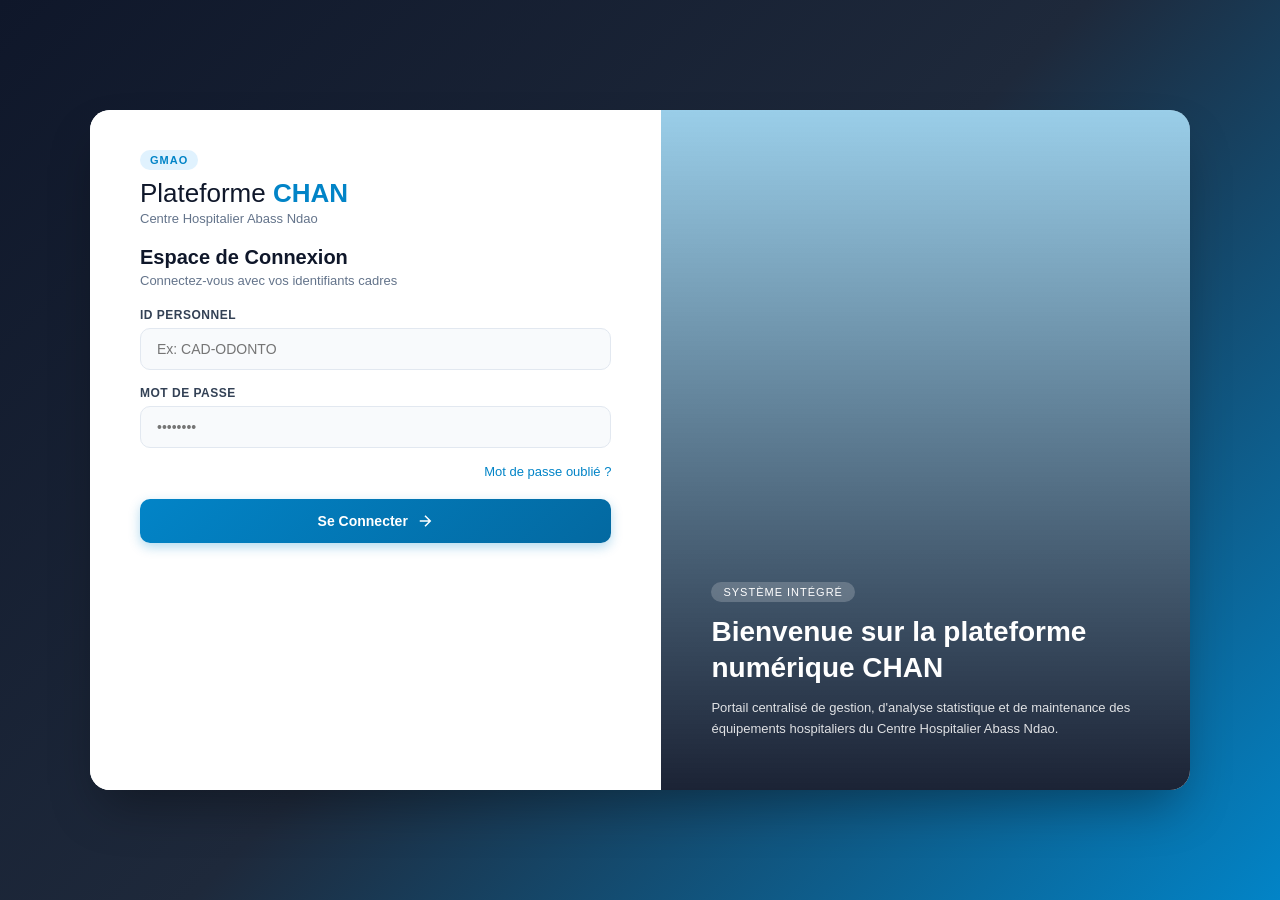
<file: login.html>
<!-- <!DOCTYPE html>
<html lang="fr">
<head>
  <meta charset="UTF-8">
  <meta name="viewport" content="width=device-width, initial-scale=1.0">
  <title>Connexion - Plateforme Numérique CHAN</title>
  <link rel="stylesheet" href="login.css">
</head>
<body>

  <div class="login-container">
    
    <!-- CÔTÉ GAUCHE : FORMULAIRES 
    <div class="login-left">
      <div class="brand-header">
        <h1>Plateforme <strong> GMAO </strong> <br/> CHAN</h1>
        <p>Centre Hospitalier Abass Ndao</p>
      </div>

      <!-- Formulaire de Connexion 
      <form id="login-form" class="auth-form">
        <h3>Espace de Connexion</h3>
        <p class="subtitle">Connectez-vous avec vos identifiants cadres</p>

        <div id="error-message" class="alert alert-danger" style="display: none;"></div>

        <div class="form-group">
          <label for="username">ID Personnel</label>
          <input type="text" id="username" placeholder="Ex: CAD-ODONTO" required>
        </div>

        <div class="form-group">
          <label for="password">Mot de passe</label>
          <input type="password" id="password" placeholder="••••••••" required>
        </div>

        <div class="form-actions-links">
          <a href="#" id="link-forgot">Mot de passe oublié ?</a>
        </div>

        <button type="submit" class="btn btn-primary btn-block">Se Connecter</button>
      </form>

      <!-- Formulaire de Réinitialisation (Masqué par défaut) 
      <form id="reset-form" class="auth-form" style="display: none;">
        <h3>Réinitialisation</h3>
        <p class="subtitle">Entrez votre ID pour recevoir les instructions</p>

        <div id="reset-success-message" class="alert alert-success" style="display: none;"></div>

        <div class="form-group">
          <label for="reset-username">ID Personnel</label>
          <input type="text" id="reset-username" placeholder="Ex: CAD-ODONTO" required>
        </div>

        <button type="submit" class="btn btn-secondary btn-block">Envoyer la demande</button>
        
        <div class="form-actions-links text-center">
          <a href="#" id="link-back-login">← Retour à la connexion</a>
        </div>
      </form>

      <!-- Comptes Démo pour Tester Facilement 
      <div class="demo-accounts">
        <small><strong>Comptes de test pré-configurés :</strong></small>
        <ul>
          <li><strong>Admin / Maintenance :</strong> ID: <code>ADMIN</code> | Mdp: <code>admin123</code></li>
          <li><strong>Major Odontologie :</strong> ID: <code>CAD-ODONTO</code> | Mdp: <code>odonto123</code></li>
          <li><strong>Major Urgences :</strong> ID: <code>CAD-URG</code> | Mdp: <code>urg123</code></li>
        </ul>
      </div>
    </div>

    <!-- CÔTÉ DROIT : IMAGE ET BIENVENUE 
    <div class="login-right">
      <div class="overlay"></div>
      <div class="welcome-content">
        <h1>Bienvenue sur la plateforme numérique CHAN</h1>
        <p>Portail centralisé de gestion, d'analyse statistique et de maintenance des équipements hospitaliers du Centre Hospitalier Abass Ndao.</p>
      </div>
    </div>

  </div>

  <script src="login.js"></script>
</body>
</html> -->

<!DOCTYPE html>
<html lang="fr">
<head>
  <meta charset="UTF-8">
  <meta name="viewport" content="width=device-width, initial-scale=1.0">
  <title>Connexion - Plateforme Numérique CHAN</title>
  <link rel="stylesheet" href="login.css">
</head>
<body>

  <div class="login-wrapper">
    <div class="login-container">
      
      <!-- CÔTÉ GAUCHE : FORMULAIRES -->
      <div class="login-left">
        <div class="brand-header">
          <div class="logo-badge">GMAO</div>
          <h1>Plateforme <strong>CHAN</strong></h1>
          <p>Centre Hospitalier Abass Ndao</p>
        </div>

        <!-- Formulaire de Connexion -->
        <form id="login-form" class="auth-form">
          <div class="form-title-group">
            <h3>Espace de Connexion</h3>
            <p class="subtitle">Connectez-vous avec vos identifiants cadres</p>
          </div>

          <div id="error-message" class="alert alert-danger" style="display: none;"></div>

          <div class="form-group">
            <label for="username">ID Personnel</label>
            <input type="text" id="username" placeholder="Ex: CAD-ODONTO" required autocomplete="off">
          </div>

          <div class="form-group">
            <label for="password">Mot de passe</label>
            <input type="password" id="password" placeholder="••••••••" required>
          </div>

          <div class="form-actions-links">
            <a href="#" id="link-forgot">Mot de passe oublié ?</a>
          </div>

          <button type="submit" class="btn btn-primary btn-block">
            <span>Se Connecter</span>
            <svg class="btn-icon" viewBox="0 0 24 24" fill="none" stroke="currentColor" stroke-width="2"><path d="M5 12h14M12 5l7 7-7 7"/></svg>
          </button>
        </form>

        <!-- Formulaire de Réinitialisation (Masqué par défaut) -->
        <form id="reset-form" class="auth-form" style="display: none;">
          <div class="form-title-group">
            <h3>Réinitialisation</h3>
            <p class="subtitle">Entrez votre ID pour recevoir les instructions</p>
          </div>

          <div id="reset-success-message" class="alert alert-success" style="display: none;"></div>

          <div class="form-group">
            <label for="reset-username">ID Personnel</label>
            <input type="text" id="reset-username" placeholder="Ex: CAD-ODONTO" required>
          </div>

          <button type="submit" class="btn btn-secondary btn-block">Envoyer la demande</button>
          
          <div class="form-actions-links text-center">
            <a href="#" id="link-back-login">← Retour à la connexion</a>
          </div>
        </form>

        <!-- Comptes Démo pour Tester Facilement -->
        <div class="demo-accounts">
          <div class="demo-title">
            <svg width="14" height="14" viewBox="0 0 24 24" fill="none" stroke="currentColor" stroke-width="2"><circle cx="12" cy="12" r="10"/><line x1="12" y1="16" x2="12" y2="12"/><line x1="12" y1="8" x2="12.01" y2="8"/></svg>
            <strong>Comptes de test pré-configurés :</strong>
          </div>
          <ul>
            <li><span>Admin / Maint. :</span> <code>DIR</code> / <code>dir123</code></li>
            <li><span>Odontologie :</span> <code>CAD-ODONTO</code> / <code>odonto123</code></li>
            <li><span>Urgences :</span> <code>CAD-URG</code> / <code>urg123</code></li>
          </ul>
        </div>
      </div>

      <!-- CÔTÉ DROIT : IMAGE ET BIENVENUE -->
      <div class="login-right">
        <div class="overlay"></div>
        <div class="welcome-content">
          <div class="badge-tag">Système Intégré</div>
          <h1>Bienvenue sur la plateforme numérique CHAN</h1>
          <p>Portail centralisé de gestion, d'analyse statistique et de maintenance des équipements hospitaliers du Centre Hospitalier Abass Ndao.</p>
        </div>
      </div>

    </div>
  </div>

  <script src="login.js"></script>
</body>
</html>
</file>
<file: login.css>
/*
* {
  box-sizing: border-box;
  margin: 0;
  padding: 0;
}

body {
  font-family: -apple-system, BlinkMacSystemFont, "Segoe UI", Roboto, sans-serif;
  background-color: #f1f5f9;
  height: 100vh;
  display: flex;
  align-items: center;
  justify-content: center;
}

.login-container {
  display: flex;
  width: 900px;
  max-width: 95%;
  height: 560px;
  background: #ffffff;
  border-radius: 12px;
  box-shadow: 0 10px 25px rgba(0,0,0,0.1);
  overflow: hidden;
}

/* Côté Gauche 
.login-left {
  flex: 1;
  padding: 40px;
  display: flex;
  flex-direction: column;
  justify-content: space-between;
}

.brand-header h1 {
  margin-top: 60px;
  color: #004b8d;
  font-size: 30px;
}

.brand-header p {
  color: #64748b;
  font-size: 12px;
}

.auth-form h3 {
  font-size: 18px;
  color: #0f172a;
}

.subtitle {
  font-size: 12px;
  color: #64748b;
  margin-bottom: 18px;
}

.form-group {
  margin-bottom: 14px;
}

.form-group label {
  display: block;
  font-size: 12px;
  font-weight: 600;
  color: #334155;
  margin-bottom: 4px;
}

.form-group input {
  width: 100%;
  padding: 9px 12px;
  border: 1px solid #cbd5e1;
  border-radius: 6px;
  font-size: 13px;
  outline: none;
}

.form-group input:focus {
  border-color: #0284c7;
}

.form-actions-links {
  margin-bottom: 15px;
  font-size: 12px;
}

.form-actions-links a {
  color: #0284c7;
  text-decoration: none;
}

.btn {
  padding: 10px;
  border: none;
  border-radius: 6px;
  font-weight: 600;
  cursor: pointer;
  font-size: 13px;
}

.btn-block { width: 100%; }
.btn-primary { background: #004b8d; color: white; }
.btn-secondary { background: #0284c7; color: white; }

.alert {
  padding: 8px 12px;
  font-size: 12px;
  border-radius: 6px;
  margin-bottom: 12px;
}
.alert-danger { background: #fee2e2; color: #991b1b; }
.alert-success { background: #dcfce7; color: #166534; }

.demo-accounts {

  margin-top: 500px;
  background: #f8fafc;
  padding: 10px;
  border-radius: 6px;
  border: 1px dashed #cbd5e1;
  font-size: 11px;
  color: #475569;
}

.demo-accounts ul {
  list-style: none;
  margin-top: 4px;
}

 Côté Droit 
.login-right {
  flex: 1;
  background: url('https://images.unsplash.com/photo-1519494026892-80bbd2d6fd0d?auto=format&fit=crop&w=800&q=80') center/cover no-repeat;
  position: relative;
  display: flex;
  align-items: flex-end;
  padding: 40px;
}

.overlay {
  position: absolute;
  top: 0; left: 0; right: 0; bottom: 0;
  background: linear-gradient(to top, rgba(0, 75, 141, 0.9), rgba(0, 75, 141, 0.3));
}

.welcome-content {
  position: relative;
  z-index: 2;
  color: white;
}

.welcome-content h1 {
  font-size: 22px;
  margin-bottom: 10px;
}

.welcome-content p {
  font-size: 12px;
  line-height: 1.6;
  
  opacity: 0.9;
  
}

*/

* {
  box-sizing: border-box;
  margin: 0;
  padding: 0;
}

body, html {
  height: 100%;
  width: 100%;
  font-family: -apple-system, BlinkMacSystemFont, "Segoe UI", Roboto, "Helvetica Neue", Arial, sans-serif;
  background: linear-gradient(135deg, #0f172a 0%, #1e293b 50%, #0284c7 100%);
  overflow: hidden;
}

/* ENVELOPPE PLEIN ÉCRAN */
.login-wrapper {
  width: 100vw;
  height: 100vh;
  display: flex;
  align-items: center;
  justify-content: center;
  padding: 24px;
}

/* CONTAINER PRINCIPAL */
.login-container {
  display: flex;
  width: 100%;
  max-width: 1100px;
  height: 90vh;
  max-height: 680px;
  background: #ffffff;
  border-radius: 20px;
  box-shadow: 0 25px 50px -12px rgba(0, 0, 0, 0.35);
  overflow: hidden;
  animation: slideUpFade 0.7s cubic-bezier(0.16, 1, 0.3, 1);
}

/* CÔTÉ GAUCHE (FORMULAIRE) */
.login-left {
  flex: 1.1;
  padding: 40px 50px;
  display: flex;
  flex-direction: column;
  justify-content: space-between;
  background: #ffffff;
  overflow-y: auto;
}

.brand-header .logo-badge {
  display: inline-block;
  background: #e0f2fe;
  color: #0284c7;
  font-size: 11px;
  font-weight: 700;
  padding: 4px 10px;
  border-radius: 20px;
  letter-spacing: 1px;
  margin-bottom: 8px;
}

.brand-header h1 {
  color: #0f172a;
  font-size: 26px;
  font-weight: 400;
  line-height: 1.2;
}

.brand-header h1 strong {
  color: #0284c7;
  font-weight: 700;
}

.brand-header p {
  color: #64748b;
  font-size: 13px;
  margin-top: 2px;
}

/* FORMULAIRES */
.auth-form {
  margin: 20px 0;
  animation: fadeIn 0.4s ease-in-out;
}

.form-title-group {
  margin-bottom: 20px;
}

.auth-form h3 {
  font-size: 20px;
  color: #0f172a;
  font-weight: 700;
}

.subtitle {
  font-size: 13px;
  color: #64748b;
  margin-top: 4px;
}

.form-group {
  margin-bottom: 16px;
}

.form-group label {
  display: block;
  font-size: 12px;
  font-weight: 600;
  color: #334155;
  margin-bottom: 6px;
  text-transform: uppercase;
  letter-spacing: 0.5px;
}

.form-group input {
  width: 100%;
  padding: 12px 16px;
  border: 1.5px solid #e2e8f0;
  border-radius: 10px;
  font-size: 14px;
  color: #0f172a;
  background: #f8fafc;
  transition: all 0.25s ease;
  outline: none;
}

.form-group input:focus {
  border-color: #0284c7;
  background: #ffffff;
  box-shadow: 0 0 0 4px rgba(2, 132, 199, 0.15);
}

.form-actions-links {
  margin-bottom: 20px;
  font-size: 13px;
  text-align: right;
}

.form-actions-links a {
  color: #0284c7;
  text-decoration: none;
  font-weight: 500;
  transition: color 0.2s;
}

.form-actions-links a:hover {
  color: #0369a1;
  text-decoration: underline;
}

/* BOUTONS DYNAMIQUES */
.btn {
  display: inline-flex;
  align-items: center;
  justify-content: center;
  gap: 8px;
  padding: 13px;
  border: none;
  border-radius: 10px;
  font-weight: 600;
  cursor: pointer;
  font-size: 14px;
  transition: all 0.25s ease;
}

.btn-block { width: 100%; }

.btn-primary {
  background: linear-gradient(135deg, #0284c7 0%, #0369a1 100%);
  color: white;
  box-shadow: 0 4px 12px rgba(2, 132, 199, 0.3);
}

.btn-primary:hover {
  transform: translateY(-2px);
  box-shadow: 0 6px 20px rgba(2, 132, 199, 0.4);
}

.btn-primary:active {
  transform: translateY(0);
}

.btn-secondary {
  background: #475569;
  color: white;
}

.btn-secondary:hover {
  background: #334155;
}

.btn-icon {
  width: 18px;
  height: 18px;
  transition: transform 0.2s;
}

.btn-primary:hover .btn-icon {
  transform: translateX(4px);
}

/* ALERTES */
.alert {
  padding: 10px 14px;
  font-size: 13px;
  border-radius: 8px;
  margin-bottom: 16px;
  animation: fadeIn 0.3s ease;
}
.alert-danger { background: #fef2f2; color: #991b1b; border: 1px solid #fecaca; }
.alert-success { background: #f0fdf4; color: #166534; border: 1px solid #bbf7d0; }

/* BLOC DEMO ACCOUNTS */
.demo-accounts {
  margin-top: 500px;
  background: #f8fafc;
  padding: 12px 16px;
  border-radius: 10px;
  border: 1px dashed #cbd5e1;
  font-size: 12px;
  color: #475569;
}

.demo-title {
  display: flex;
  align-items: center;
  gap: 6px;
  margin-bottom: 6px;
  color: #334155;
}

.demo-accounts ul {
  list-style: none;
  display: flex;
  flex-direction: column;
  gap: 3px;
}

.demo-accounts code {
  background: #e2e8f0;
  padding: 1px 5px;
  border-radius: 4px;
  color: #0f172a;
  font-family: monospace;
}

/* CÔTÉ DROIT (IMAGE & OVERLAY) */
.login-right {
  flex: 1;
  background: url('https://images.unsplash.com/photo-1519494026892-80bbd2d6fd0d?auto=format&fit=crop&w=1000&q=80') center/cover no-repeat;
  position: relative;
  display: flex;
  align-items: flex-end;
  padding: 50px;
}

.overlay {
  position: absolute;
  top: 0; left: 0; right: 0; bottom: 0;
  background: linear-gradient(to top, rgba(15, 23, 42, 0.95) 0%, rgba(2, 132, 199, 0.4) 100%);
}

.welcome-content {
  position: relative;
  z-index: 2;
  color: white;
  animation: slideUpFade 0.9s ease;
}

.badge-tag {
  display: inline-block;
  background: rgba(255, 255, 255, 0.2);
  backdrop-filter: blur(5px);
  color: #ffffff;
  font-size: 11px;
  padding: 4px 12px;
  border-radius: 20px;
  margin-bottom: 12px;
  text-transform: uppercase;
  letter-spacing: 1px;
}

.welcome-content h1 {
  font-size: 28px;
  font-weight: 700;
  margin-bottom: 12px;
  line-height: 1.3;
}

.welcome-content p {
  font-size: 13px;
  line-height: 1.6;
  opacity: 0.85;
}

.text-center { text-align: center; }

/* ANIMATIONS KEYFRAMES */
@keyframes slideUpFade {
  from {
    opacity: 0;
    transform: translateY(20px);
  }
  to {
    opacity: 1;
    transform: translateY(0);
  }
}

@keyframes fadeIn {
  from { opacity: 0; }
  to { opacity: 1; }
}

/* RESPONSIVE IPAD ET MOBILE */
@media (max-width: 850px) {
  .login-right { display: none; }
  .login-container { max-width: 450px; height: auto; }
  .login-left { padding: 30px; }
}

.text-center { text-align: center; }
</file>
<file: superieur.css>
* {
  margin: 0;
  padding: 0;
  box-sizing: border-box;
  font-family: -apple-system, BlinkMacSystemFont, "Segoe UI", Roboto, sans-serif;
}

body {
  background-color: #f1f5f9;
  color: #0f172a;
  padding-bottom: 50px;
}

/* Header VIP */
.header {
  background: linear-gradient(135deg, #0f172a 0%, #1e293b 100%);
  color: white;
  padding: 25px 0;
  margin-bottom: 30px;
  box-shadow: 0 4px 10px rgba(0, 0, 0, 0.15);
}

.header-container {
  max-width: 1250px;
  margin: 0 auto;
  padding: 0 20px;
  display: flex;
  justify-content: space-between;
  align-items: center;
}

.user-info {
  text-align: right;
}

#user-display {
  font-size: 13px;
  font-weight: 700;
  background: #3b82f6;
  color: white;
  padding: 6px 14px;
  border-radius: 20px;
  display: inline-block;
  margin-bottom: 8px;
}

.btn-logout {
  background-color: #ef4444;
  color: white;
  border: none;
  padding: 6px 14px;
  border-radius: 6px;
  font-size: 12px;
  font-weight: 600;
  cursor: pointer;
  transition: all 0.2s;
}

.btn-logout:hover {
  background-color: #dc2626;
}

.container {
  max-width: 1250px;
  margin: 0 auto;
  padding: 0 20px;
}

.welcome-text {
  margin-bottom: 25px;
  text-align: center;
}

.welcome-text h2 {
  font-size: 20px;
  color: #475569;
  font-weight: 600;
}

/* GRILLE DU PUZZLE (2 colonnes ou 3 selon l'écran) */
.services-grid {
  display: grid;
  grid-template-columns: repeat(auto-fit, minmax(350px, 1fr));
  gap: 25px;
}

/* CARTES DU PUZZLE */
.service-card {
  background: white;
  border-radius: 12px;
  padding: 25px;
  text-decoration: none;
  color: inherit;
  display: flex;
  flex-direction: column;
  justify-content: space-between;
  box-shadow: 0 4px 6px -1px rgba(0, 0, 0, 0.05);
  border: 2px solid transparent;
  transition: all 0.3s ease;
  position: relative;
  overflow: hidden;
}

.service-card:hover {
  transform: translateY(-5px);
  box-shadow: 0 12px 20px -3px rgba(0, 0, 0, 0.1);
}

/* Thèmes par couleur d'accent pour chaque cage */
.card-maintenance { border-top: 5px solid #004b8d; }
.card-odonto { border-top: 5px solid #f59e0b; }
.card-urgences { border-top: 5px solid #ef4444; }
.card-maternité, .card-maternite { border-top: 5px solid #ec4899; }
.card-pediatrie { border-top: 5px solid #10b981; }
.card-bloc { border-top: 5px solid #8b5cf6; }

.card-icon {
  font-size: 32px;
  margin-bottom: 15px;
  color: #1e293b;
}

.card-content h3 {
  font-size: 20px;
  margin-bottom: 10px;
  color: #0f172a;
}

.card-content p {
  font-size: 14px;
  color: #64748b;
  line-height: 1.5;
  margin-bottom: 20px;
}

.card-footer {
  display: flex;
  justify-content: space-between;
  align-items: center;
  font-size: 13px;
  font-weight: 700;
  color: #2563eb;
  padding-top: 15px;
  border-top: 1px solid #f1f5f9;
}

.service-card:hover .card-footer i {
  transform: translateX(5px);
  transition: transform 0.2s;
}
</file>
